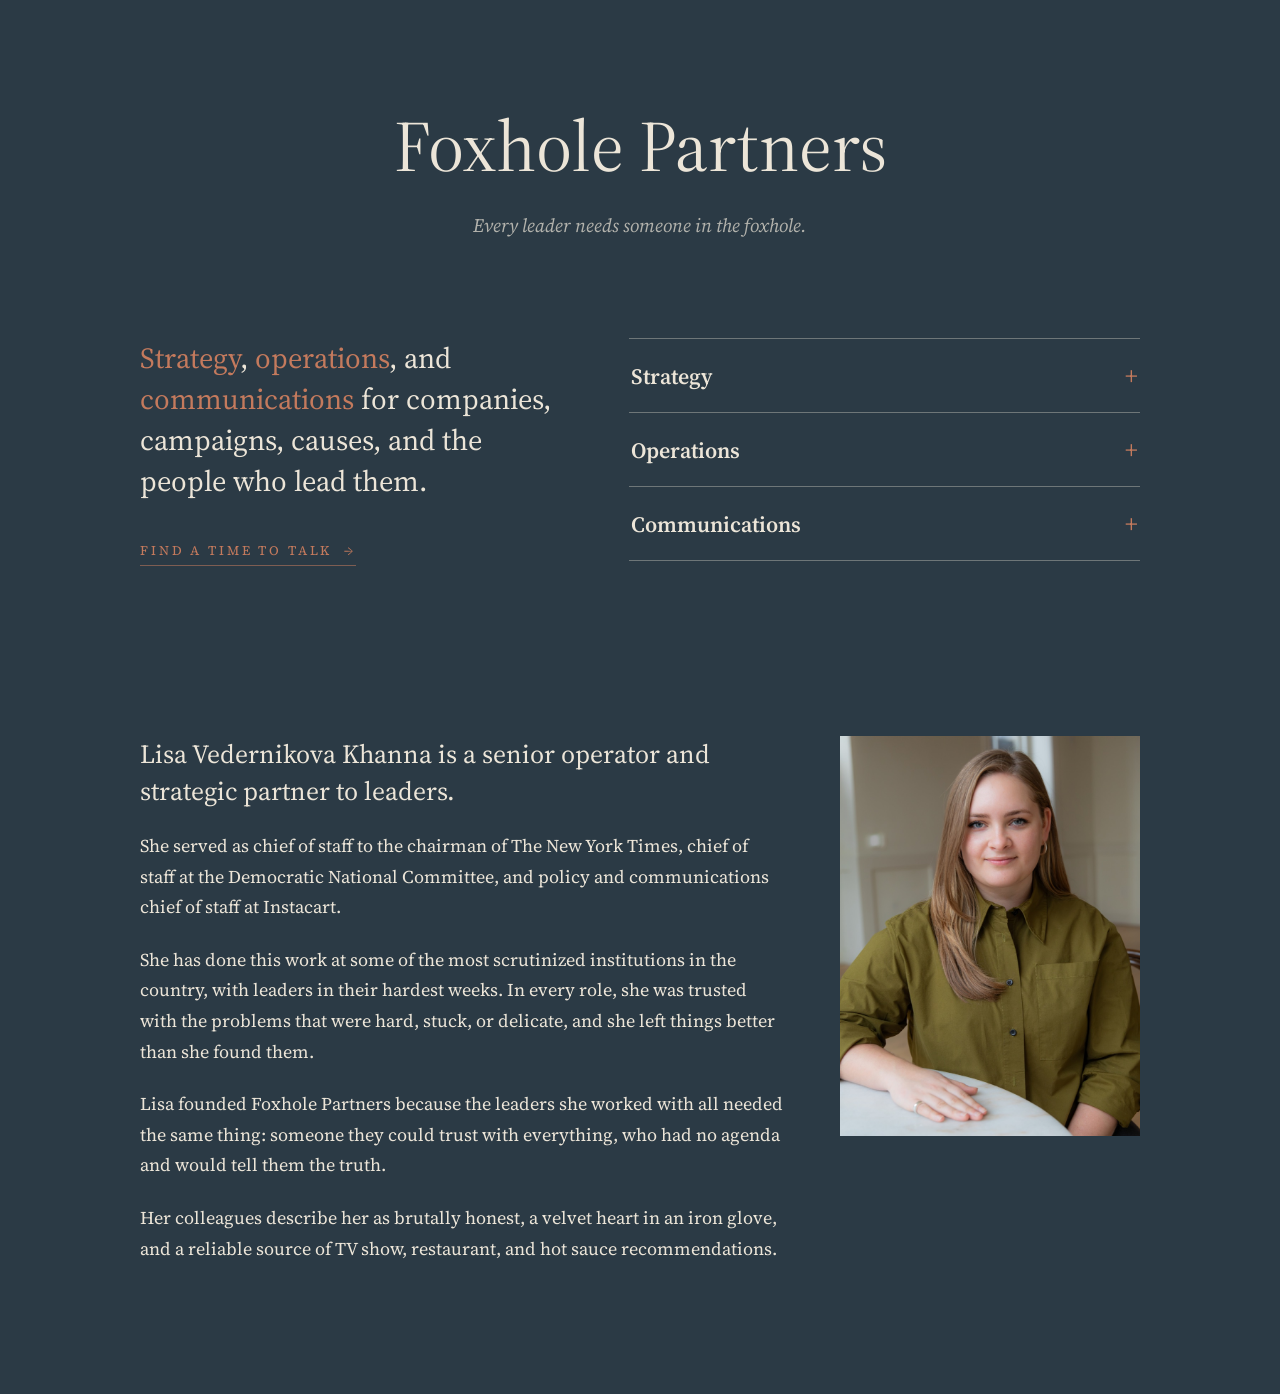
<file: index.html>
<!DOCTYPE html>
<html lang="en">
<head>
<meta charset="utf-8">
<meta name="viewport" content="width=device-width, initial-scale=1">
<title>Foxhole Partners</title>
<meta name="description" content="Foxhole Partners is a senior strategic consultancy for leaders: strategy, operations, and communications for companies, campaigns, and causes.">
<link rel="canonical" href="https://foxhole.cc/">
<meta property="og:type" content="website">
<meta property="og:site_name" content="Foxhole Partners">
<meta property="og:title" content="Foxhole Partners">
<meta property="og:description" content="Every leader needs someone in the foxhole. Strategy, operations, and communications for companies, campaigns, and causes.">
<meta property="og:url" content="https://foxhole.cc/">
<meta property="og:image" content="https://foxhole.cc/images/og-card.png">
<meta property="og:image:width" content="2400">
<meta property="og:image:height" content="1260">
<meta property="og:image:alt" content="Foxhole Partners. Every leader needs someone in the foxhole.">
<meta name="twitter:card" content="summary_large_image">
<meta name="twitter:title" content="Foxhole Partners">
<meta name="twitter:description" content="Every leader needs someone in the foxhole. Strategy, operations, and communications for companies, campaigns, and causes.">
<meta name="twitter:image" content="https://foxhole.cc/images/og-card.png">
<meta name="theme-color" content="#2b3a45">
<link rel="icon" href="data:image/svg+xml,%3Csvg xmlns='http://www.w3.org/2000/svg' viewBox='0 0 16 16'%3E%3Crect width='16' height='16' fill='%232b3a45'/%3E%3C/svg%3E">
<link rel="preconnect" href="https://fonts.googleapis.com">
<link rel="preconnect" href="https://fonts.gstatic.com" crossorigin>
<link href="https://fonts.googleapis.com/css2?family=Source+Serif+4:ital,opsz,wght@0,8..60,400;0,8..60,600;0,8..60,700;1,8..60,400&display=swap" rel="stylesheet">
<link rel="stylesheet" href="/style.css">
</head>
<body>
<div class="wrap">

  <header class="hero">
    <h1>Foxhole Partners</h1>
    <p>Every leader needs someone in the foxhole.</p>
  </header>

  <main>
    <section class="split" id="what" aria-label="What we do">
      <div class="statement">
        <p><span class="accent">Strategy</span>, <span class="accent">operations</span>, and <span class="accent">communications</span> for companies, campaigns, causes, and the people who lead them.</p>
        <a class="cta" href="mailto:lisa@foxhole.cc">Find a time to talk &nbsp;&rarr;</a>
      </div>

      <div class="menu">
        <div class="row">
          <h3><button type="button" aria-expanded="false" aria-controls="panel-strategy"><span>Strategy</span><span class="sign" aria-hidden="true">+</span></button></h3>
          <ul class="panel" id="panel-strategy" hidden>
            <li>Donor advising</li>
            <li>Executive advising</li>
            <li>Executive transitions</li>
            <li>Policy and cultural intelligence</li>
            <li>Political and campaign strategy</li>
            <li>Strategic planning</li>
          </ul>
        </div>
        <div class="row">
          <h3><button type="button" aria-expanded="false" aria-controls="panel-operations"><span>Operations</span><span class="sign" aria-hidden="true">+</span></button></h3>
          <ul class="panel" id="panel-operations" hidden>
            <li>Coalitions and partnerships</li>
            <li>Event strategy and production</li>
            <li>Fractional chief of staff</li>
            <li>Reorgs, role design, and recruitment</li>
            <li>Special projects</li>
            <li>Transformation and change management</li>
          </ul>
        </div>
        <div class="row">
          <h3><button type="button" aria-expanded="false" aria-controls="panel-communications"><span>Communications</span><span class="sign" aria-hidden="true">+</span></button></h3>
          <ul class="panel" id="panel-communications" hidden>
            <li>Crisis and issues management</li>
            <li>Executive visibility and positioning</li>
            <li>Internal communications</li>
            <li>Media training and delivery coaching</li>
            <li>Message development</li>
            <li>Peer and media relationships</li>
            <li>Public affairs and advocacy campaigns</li>
          </ul>
        </div>
      </div>
    </section>

    <section class="who" id="who" aria-label="Who">
      <div class="who-grid">
        <div class="bio">
          <p class="lede">Lisa Vedernikova Khanna is a senior operator and strategic partner to leaders.</p>
          <p>She served as chief of staff to the chairman of The New York Times, chief of staff at the Democratic National Committee, and policy and communications chief of staff at Instacart.</p>
          <p>She has done this work at some of the most scrutinized institutions in the country, with leaders in their hardest weeks. In every role, she was trusted with the problems that were hard, stuck, or delicate, and she left things better than she found them.</p>
          <p>Lisa founded Foxhole Partners because the leaders she worked with all needed the same thing: someone they could trust with everything, who had no agenda and would tell them the truth.</p>
          <p>Her colleagues describe her as brutally honest, a velvet heart in an iron glove, and a reliable source of TV show, restaurant, and hot sauce recommendations.</p>
        </div>
        <img class="photo" src="/images/lisa.jpg" alt="Lisa Vedernikova Khanna" width="900" height="1125">
      </div>
    </section>
  </main>


</div>
<script>
document.querySelectorAll('.row button').forEach(function (btn) {
  btn.addEventListener('click', function () {
    var panel = document.getElementById(btn.getAttribute('aria-controls'));
    var open = panel.hidden;
    panel.hidden = !open;
    btn.setAttribute('aria-expanded', String(open));
    btn.querySelector('.sign').innerHTML = open ? '&minus;' : '+';
  });
});
</script>
</body>
</html>
</file>
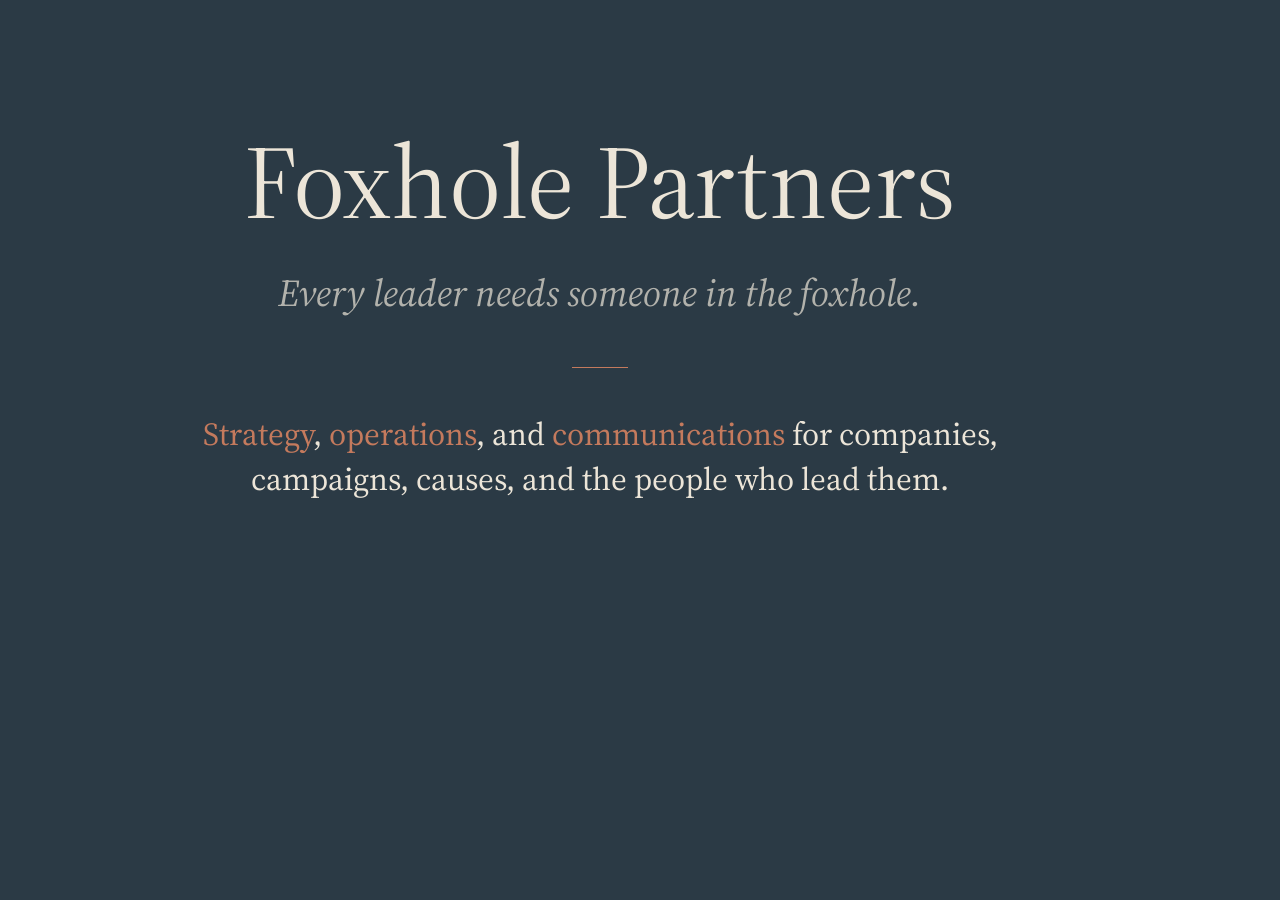
<file: design/og-card.html>
<!DOCTYPE html>
<html lang="en">
<head>
<meta charset="utf-8">
<link rel="preconnect" href="https://fonts.googleapis.com">
<link rel="preconnect" href="https://fonts.gstatic.com" crossorigin>
<link href="https://fonts.googleapis.com/css2?family=Source+Serif+4:ital,opsz,wght@0,8..60,400;0,8..60,600;0,8..60,700;1,8..60,400&display=swap" rel="stylesheet">
<style>
  * { margin: 0; padding: 0; box-sizing: border-box; }
  html, body { width: 1200px; height: 630px; overflow: hidden; }
  body {
    background: #2b3a45;
    color: #ece5d8;
    font-family: 'Source Serif 4', Georgia, serif;
    display: flex;
    align-items: center;
    justify-content: center;
    -webkit-font-smoothing: antialiased;
  }
  .card {
    display: flex;
    flex-direction: column;
    align-items: center;
    text-align: center;
    padding: 0 80px;
  }
  .wordmark {
    font-weight: 400;
    font-size: 104px;
    line-height: 1.05;
  }
  .tagline {
    margin-top: 30px;
    font-style: italic;
    font-size: 38px;
    opacity: 0.7;
  }
  .rule {
    width: 56px;
    height: 1px;
    background: #c47a5d;
    margin: 48px 0 44px;
  }
  .descriptor {
    font-size: 32px;
    line-height: 1.42;
    max-width: 860px;
    text-wrap: balance;
  }
  .accent { color: #c47a5d; }
</style>
</head>
<body>
  <div class="card">
    <div class="wordmark">Foxhole Partners</div>
    <div class="tagline">Every leader needs someone in the foxhole.</div>
    <div class="rule"></div>
    <div class="descriptor"><span class="accent">Strategy</span>, <span class="accent">operations</span>, and <span class="accent">communications</span> for companies, campaigns, causes, and the people who lead them.</div>
  </div>
</body>
</html>
</file>
<file: style.css>
/* Foxhole Partners — foxhole.cc
   Single page. Source design: foxhole-homepage-preview_1.html */

:root {
  --navy: #2b3a45;
  --cream: #ece5d8;
  --rust: #c47a5d;
  --rule: rgba(236, 229, 216, 0.35);
}

html { scroll-behavior: smooth; }

body {
  margin: 0;
  background: var(--navy);
  color: var(--cream);
  font-family: 'Source Serif 4', Georgia, serif;
  -webkit-font-smoothing: antialiased;
}

::selection { background: var(--cream); color: var(--navy); }

a { color: var(--cream); }
a:hover { color: #ffffff; }

.wrap {
  box-sizing: border-box;
  min-height: 100vh;
  display: flex;
  flex-direction: column;
  padding: 0 24px;
}

/* Hero */
.hero { text-align: center; padding: 108px 0 0; }
.hero h1 { margin: 0; font-size: 72px; line-height: 1.05; font-weight: 400; }
.hero p { margin: 28px 0 0; font-size: 19px; font-style: italic; opacity: 0.7; }

/* Statement + service menu */
.split {
  max-width: 1000px;
  width: 100%;
  margin: 0 auto;
  padding: 100px 0 24px;
  display: flex;
  flex-wrap: wrap;
  gap: 56px;
  align-items: flex-start;
}
.statement { flex: 1 1 320px; min-width: 0; }
.statement p { margin: 0; font-size: 29px; line-height: 1.42; }
.statement .accent { color: var(--rust); }

.cta {
  display: inline-block;
  margin-top: 40px;
  color: var(--rust);
  font-size: 13px;
  letter-spacing: 0.22em;
  text-transform: uppercase;
  text-decoration: none;
  border-bottom: 1px solid rgba(196, 122, 93, 0.55);
  padding-bottom: 6px;
}

.menu { flex: 1.15 1 380px; min-width: 0; }
.row { border-top: 1px solid var(--rule); }
.row:last-child { border-bottom: 1px solid var(--rule); }
.row h3 { margin: 0; font: inherit; }
.row button {
  display: flex;
  width: 100%;
  justify-content: space-between;
  align-items: baseline;
  background: none;
  border: none;
  cursor: pointer;
  padding: 20px 2px;
  color: var(--cream);
  font-family: inherit;
  font-size: 22px;
  font-weight: 600;
  text-align: left;
}
.row .sign { font-weight: 400; font-size: 24px; color: var(--rust); }
.panel {
  margin: 0;
  padding: 2px 2px 26px;
  list-style: none;
  font-size: 16px;
  line-height: 2.1;
  font-style: italic;
  opacity: 0.68;
}
.panel[hidden] { display: none; }

/* Who */
.who { max-width: 1000px; width: 100%; margin: 0 auto; padding: 120px 0 130px; }
.who-grid { display: flex; flex-wrap: wrap; gap: 56px; align-items: flex-start; }
.bio { flex: 1 1 420px; min-width: 0; max-width: 720px; font-size: 18px; line-height: 1.7; }
.bio .lede { margin: 26px 0 0; font-size: 26px; line-height: 1.4; }
.bio p { margin: 22px 0 0; }
.photo {
  flex: 0 1 300px;
  min-width: 240px;
  width: 300px;
  max-width: 100%;
  height: auto;
  margin-top: 26px;
  aspect-ratio: 3 / 4;
  object-fit: cover;
}
</file>
